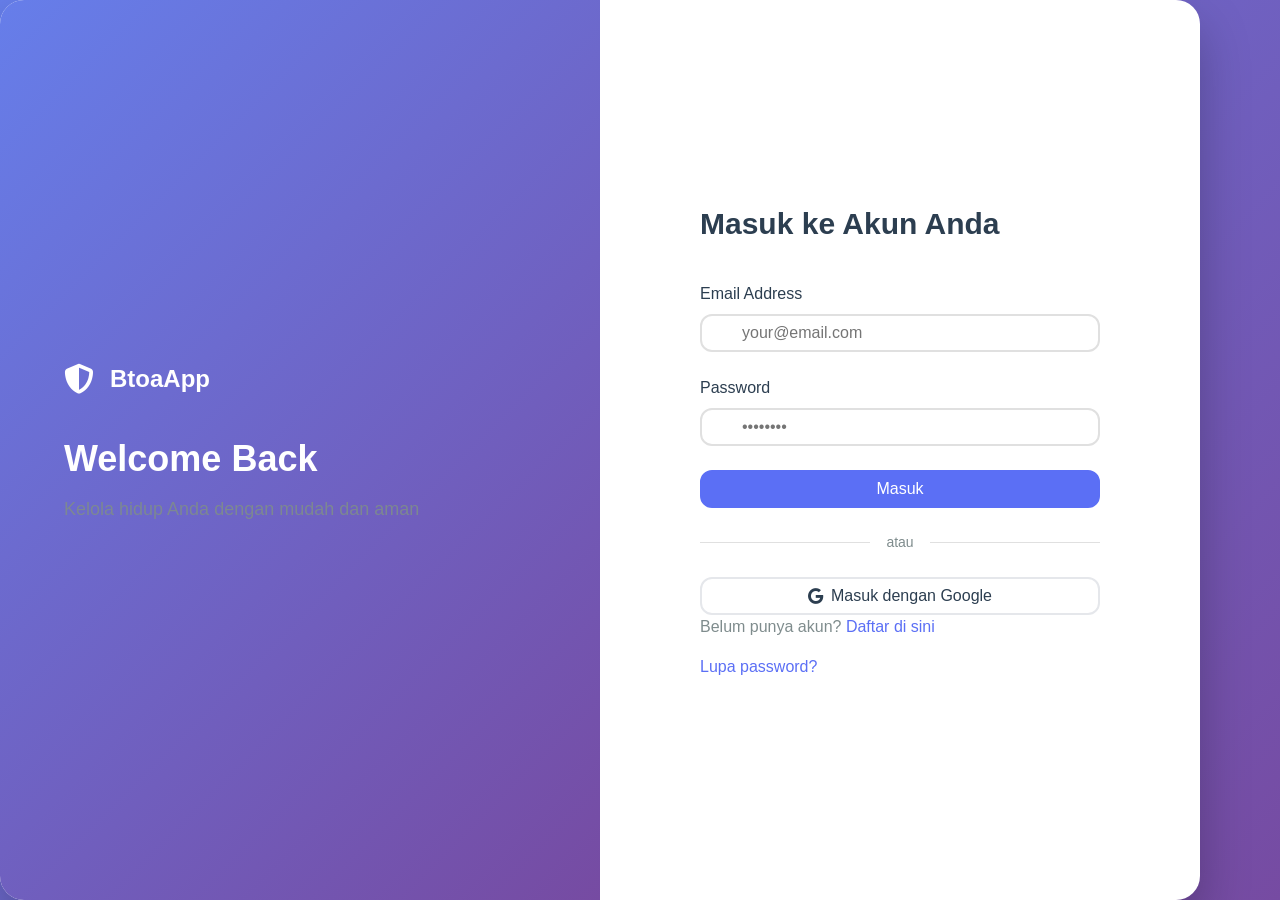
<file: index.html>
<!DOCTYPE html>
<html lang="id">
<head>
  <meta charset="UTF-8">
  <meta name="viewport" content="width=device-width, initial-scale=1.0">
  <meta name="description" content="BtoaAppV3 - Personal Management Application">
  <title>BtoaAppV3 - Login</title>
  <link rel="stylesheet" href="css/variables.css">
  <link rel="stylesheet" href="css/style.css">
  <link rel="stylesheet" href="css/responsive.css">
  <link rel="stylesheet" href="https://cdnjs.cloudflare.com/ajax/libs/font-awesome/6.4.0/css/all.min.css">
</head>
<body class="login-page">
  <div class="container-fluid">
    <div class="login-container">
      <div class="login-left">
        <div class="brand-section">
          <div class="logo">
            <i class="fas fa-shield-alt"></i>
            <span>BtoaApp</span>
          </div>
          <h1>Welcome Back</h1>
          <p>Kelola hidup Anda dengan mudah dan aman</p>
        </div>
      </div>

      <div class="login-right">
        <div class="login-form-wrapper">
          <!-- LOGIN FORM -->
          <form id="loginForm" class="auth-form active">
            <h2>Masuk ke Akun Anda</h2>
            <div class="form-group">
              <label for="loginEmail">Email Address</label>
              <input type="email" id="loginEmail" placeholder="your@email.com" required>
              <span class="error-message" id="emailError"></span>
            </div>
            <div class="form-group">
              <label for="loginPassword">Password</label>
              <input type="password" id="loginPassword" placeholder="••••••••" required>
              <span class="error-message" id="passwordError"></span>
            </div>
            <button type="submit" class="btn btn-primary btn-block">Masuk</button>
            <div class="divider"><span>atau</span></div>
            <button type="button" class="btn btn-google btn-block" id="googleLoginBtn">
              <i class="fab fa-google"></i> Masuk dengan Google
            </button>
            <p>Belum punya akun? <a href="#" id="switchToRegister">Daftar di sini</a></p>
            <p><a href="#" id="forgotPasswordLink">Lupa password?</a></p>
          </form>

          <!-- REGISTER FORM -->
          <form id="registerForm" class="auth-form" style="display:none;">
            <h2>Buat Akun Baru</h2>
            <div class="form-group">
              <label for="registerName">Nama Lengkap</label>
              <input type="text" id="registerName" placeholder="John Doe" required>
            </div>
            <div class="form-group">
              <label for="registerEmail">Email Address</label>
              <input type="email" id="registerEmail" placeholder="your@email.com" required>
              <span class="error-message" id="regEmailError"></span>
            </div>
            <div class="form-group">
              <label for="registerPassword">Password</label>
              <input type="password" id="registerPassword" placeholder="••••••••" required>
            </div>
            <button type="submit" class="btn btn-primary btn-block">Daftar</button>
            <p>Sudah punya akun? <a href="#" id="switchToLogin">Masuk di sini</a></p>
          </form>

          <!-- FORGOT PASSWORD FORM -->
          <form id="forgotForm" class="auth-form" style="display:none;">
            <h2>Reset Password</h2>
            <p>Masukkan email Anda untuk menerima link reset password</p>
            <input type="email" id="forgotEmail" placeholder="your@email.com" required>
            <span class="error-message" id="forgotError"></span>
            <button type="submit" class="btn btn-primary btn-block">Kirim Link Reset</button>
            <p>Kembali ke <a href="#" id="backToLogin">Login</a></p>
          </form>
        </div>
      </div>
    </div>
  </div>

  <!-- Script Firebase Auth Handler -->
  <script type="module">
    import { registerUser, loginUser, resetPassword, loginWithGoogle } from "./js/auth.js";

    // LOGIN
    document.getElementById("loginForm").addEventListener("submit", (e) => {
      e.preventDefault();
      const email = document.getElementById("loginEmail").value;
      const password = document.getElementById("loginPassword").value;
      loginUser(email, password)
        .then(userCredential => alert("Login berhasil: " + userCredential.user.email))
        .catch(error => document.getElementById("emailError").innerText = error.message);
    });

    // REGISTER
    document.getElementById("registerForm").addEventListener("submit", (e) => {
      e.preventDefault();
      const name = document.getElementById("registerName").value;
      const email = document.getElementById("registerEmail").value;
      const password = document.getElementById("registerPassword").value;
      registerUser(email, password)
        .then(userCredential => {
          alert("Registrasi berhasil: " + userCredential.user.email);
          // TODO: Simpan nama ke Firestore jika perlu
        })
        .catch(error => document.getElementById("regEmailError").innerText = error.message);
    });

    // RESET PASSWORD
    document.getElementById("forgotForm").addEventListener("submit", (e) => {
      e.preventDefault();
      const email = document.getElementById("forgotEmail").value;
      resetPassword(email)
        .then(() => alert("Link reset password dikirim ke " + email))
        .catch(error => document.getElementById("forgotError").innerText = error.message);
    });

    // GOOGLE LOGIN
    document.getElementById("googleLoginBtn").addEventListener("click", () => {
      loginWithGoogle()
        .then(result => alert("Login Google berhasil: " + result.user.email))
        .catch(error => alert("Login Google gagal: " + error.message));
    });

    // SWITCH FORM
    document.getElementById("switchToRegister").addEventListener("click", () => {
      document.getElementById("loginForm").style.display = "none";
      document.getElementById("registerForm").style.display = "block";
    });
    document.getElementById("switchToLogin").addEventListener("click", () => {
      document.getElementById("registerForm").style.display = "none";
      document.getElementById("loginForm").style.display = "block";
    });
    document.getElementById("forgotPasswordLink").addEventListener("click", () => {
      document.getElementById("loginForm").style.display = "none";
      document.getElementById("forgotForm").style.display = "block";
    });
    document.getElementById("backToLogin").addEventListener("click", () => {
      document.getElementById("forgotForm").style.display = "none";
      document.getElementById("loginForm").style.display = "block";
    });
  </script>
</body>
</html>
</file>
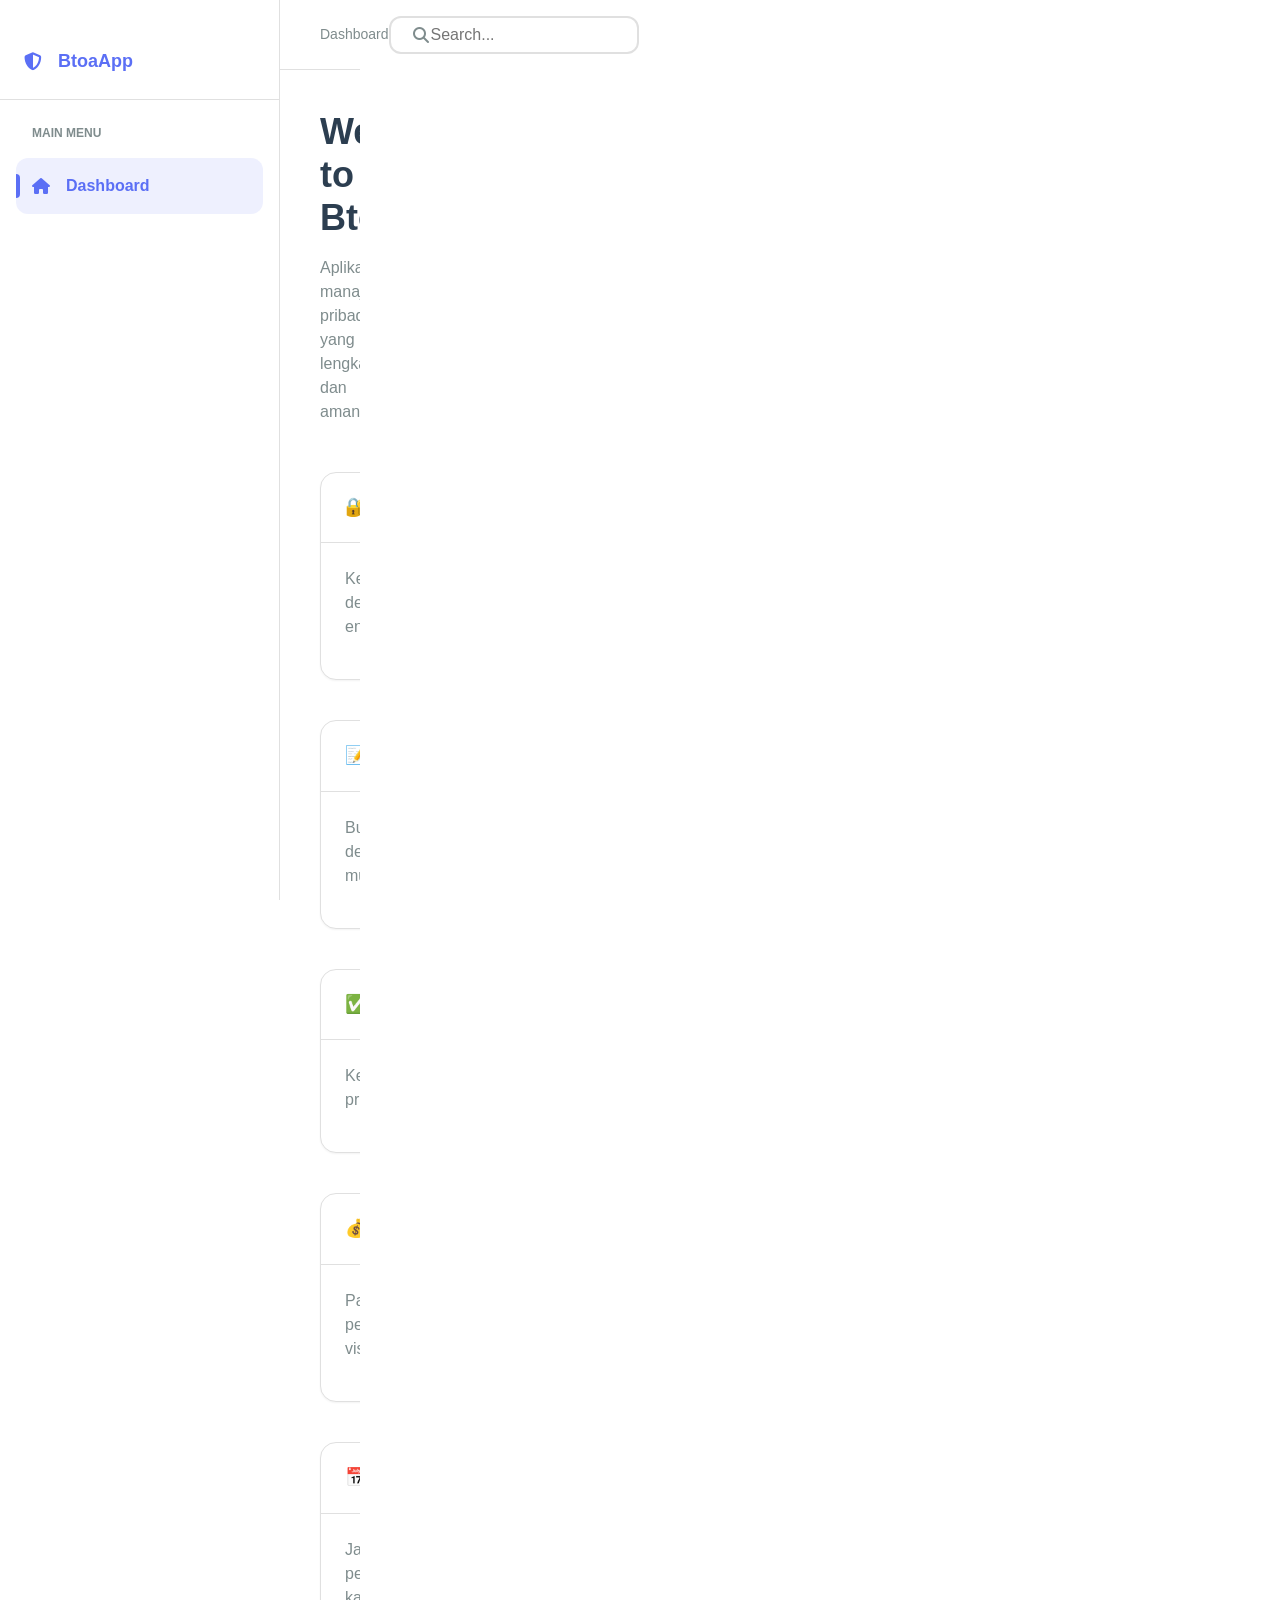
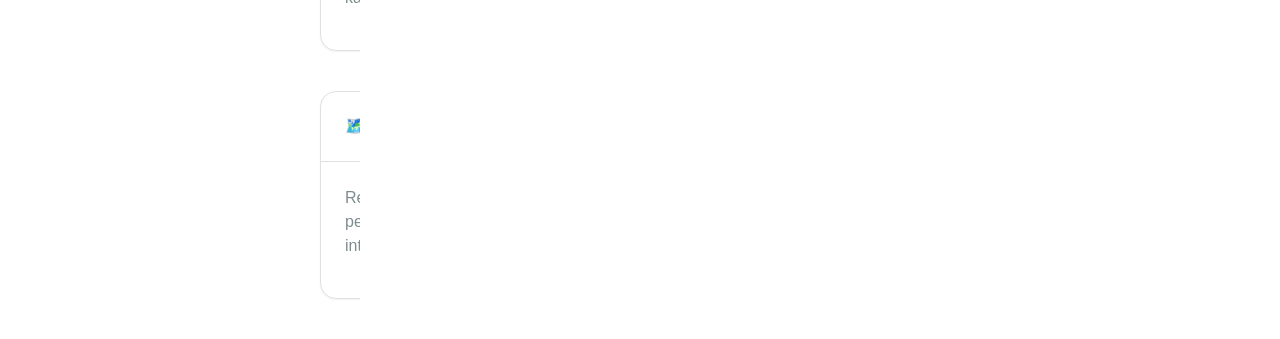
<file: dashboard.html>
<!DOCTYPE html>
<html lang="id">
<head>
    <meta charset="UTF-8">
    <meta name="viewport" content="width=device-width, initial-scale=1.0">
    <meta name="description" content="BtoaAppV3 - Personal Management Dashboard">
    <title>BtoaAppV3 - Dashboard</title>
    <link rel="stylesheet" href="css/variables.css">
    <link rel="stylesheet" href="css/style.css">
    <link rel="stylesheet" href="css/dashboard.css">
    <link rel="stylesheet" href="css/responsive.css">
    <link rel="stylesheet" href="https://cdnjs.cloudflare.com/ajax/libs/font-awesome/6.4.0/css/all.min.css">
</head>
<body class="dashboard-page">
    <aside class="sidebar" id="sidebar">
        <div class="sidebar-header">
            <div class="logo-section">
                <i class="fas fa-shield-alt"></i>
                <span>BtoaApp</span>
            </div>
        </div>
        <nav class="sidebar-nav">
            <div class="nav-section">
                <p class="section-title">Main Menu</p>
                <ul>
                    <li>
                        <a href="#" class="nav-item active" data-module="dashboard">
                            <i class="fas fa-home"></i>
                            <span>Dashboard</span>
                        </a>
                    </li>
                </ul>
            </div>
        </nav>
    </aside>
    <main class="main-content">
        <header class="top-header">
            <div class="header-left">
                <button class="btn-toggle-sidebar" id="toggleSidebar">
                    <i class="fas fa-bars"></i>
                </button>
                <div class="breadcrumb">
                    <span id="currentPageTitle">Dashboard</span>
                </div>
            </div>
            <div class="header-right">
                <div class="search-bar">
                    <i class="fas fa-search"></i>
                    <input type="text" id="globalSearch" placeholder="Search...">
                </div>
            </div>
        </header>
        <section class="content-area">
            <div class="module" id="dashboard-module" style="display: block;">
                <div class="module-header">
                    <h1>Welcome to BtoaAppV3</h1>
                    <p>Aplikasi manajemen pribadi yang lengkap dan aman</p>
                </div>
                <div class="dashboard-grid">
                    <div class="card">
                        <div class="card-header">
                            <h2>🔐 Password Vault</h2>
                        </div>
                        <div class="card-body">
                            <p>Kelola dan simpan password Anda dengan aman menggunakan enkripsi end-to-end.</p>
                        </div>
                    </div>
                    <div class="card">
                        <div class="card-header">
                            <h2>📝 Notes</h2>
                        </div>
                        <div class="card-body">
                            <p>Buat dan atur catatan Anda dengan kategori dan tag yang mudah dicari.</p>
                        </div>
                    </div>
                    <div class="card">
                        <div class="card-header">
                            <h2>✅ Tasks</h2>
                        </div>
                        <div class="card-body">
                            <p>Kelola tugas-tugas Anda dengan prioritas dan deadline yang jelas.</p>
                        </div>
                    </div>
                    <div class="card">
                        <div class="card-header">
                            <h2>💰 Financial Tracker</h2>
                        </div>
                        <div class="card-body">
                            <p>Pantau pengeluaran dan pemasukan Anda dengan laporan visual yang komprehensif.</p>
                        </div>
                    </div>
                    <div class="card">
                        <div class="card-header">
                            <h2>📅 Calendar</h2>
                        </div>
                        <div class="card-body">
                            <p>Jadwalkan event dan acara penting Anda dengan sistem kalender terintegrasi.</p>
                        </div>
                    </div>
                    <div class="card">
                        <div class="card-header">
                            <h2>🗺️ Travel Timeline</h2>
                        </div>
                        <div class="card-body">
                            <p>Rekam dan visualisasikan riwayat perjalanan Anda dengan peta interaktif.</p>
                        </div>
                    </div>
                </div>
            </div>
        </section>
    </main>
    <div class="toast-container" id="toastContainer"></div>
    <script src="js/firebase-config.js"></script>
    <script src="js/utils/helpers.js"></script>
    <script src="js/main.js"></script>
</body>
</html>
</file>
<file: css/variables.css>
:root {
    --primary-color: #5b6ff5;
    --primary-dark: #4a5fd9;
    --secondary-color: #ff6b6b;
    --success-color: #2ecc71;
    --warning-color: #f39c12;
    --danger-color: #e74c3c;
    --info-color: #3498db;
    --dark-bg: #1a1a2e;
    --dark-surface: #16213e;
    --dark-text: #eaeaea;
    --dark-border: #0f3460;
    --light-bg: #ffffff;
    --light-surface: #f8f9fa;
    --light-text: #2c3e50;
    --light-border: #e0e0e0;
    --gray-50: #f9fafb;
    --gray-100: #f3f4f6;
    --gray-200: #e5e7eb;
    --gray-300: #d1d5db;
    --gray-400: #9ca3af;
    --gray-500: #6b7280;
    --spacing-xs: 0.25rem;
    --spacing-sm: 0.5rem;
    --spacing-md: 1rem;
    --spacing-lg: 1.5rem;
    --spacing-xl: 2rem;
    --spacing-2xl: 2.5rem;
    --spacing-3xl: 3rem;
    --spacing-4xl: 4rem;
    --radius-xs: 0.25rem;
    --radius-sm: 0.375rem;
    --radius-md: 0.5rem;
    --radius-lg: 0.75rem;
    --radius-xl: 1rem;
    --radius-2xl: 1.5rem;
    --radius-full: 9999px;
    --font-family: -apple-system, BlinkMacSystemFont, 'Segoe UI', 'Roboto', sans-serif;
    --font-size-xs: 0.75rem;
    --font-size-sm: 0.875rem;
    --font-size-base: 1rem;
    --font-size-lg: 1.125rem;
    --font-size-xl: 1.25rem;
    --font-size-2xl: 1.5rem;
    --font-size-3xl: 1.875rem;
    --font-size-4xl: 2.25rem;
    --sidebar-width: 280px;
    --header-height: 70px;
    --shadow-sm: 0 1px 2px rgba(0,0,0,0.05);
    --shadow-md: 0 4px 6px rgba(0,0,0,0.1);
    --shadow-lg: 0 10px 15px rgba(0,0,0,0.1);
}
:root:not(.dark-mode) {
    --bg-primary: var(--light-bg);
    --bg-secondary: var(--light-surface);
    --text-primary: var(--light-text);
    --border-color: var(--light-border);
    --card-bg: var(--light-bg);
    --input-bg: var(--light-bg);
    --input-text: var(--light-text);
}
:root.dark-mode {
    --bg-primary: var(--dark-bg);
    --bg-secondary: var(--dark-surface);
    --text-primary: var(--dark-text);
    --border-color: var(--dark-border);
    --card-bg: var(--dark-surface);
    --input-bg: #0f3460;
    --input-text: var(--dark-text);
}
* { margin: 0; padding: 0; box-sizing: border-box; }
html { scroll-behavior: smooth; font-size: 16px; }
body { font-family: var(--font-family); font-size: var(--font-size-base); line-height: 1.5; color: var(--text-primary); background-color: var(--bg-primary); transition: background-color 200ms, color 200ms; }
::-webkit-scrollbar { width: 8px; height: 8px; }
::-webkit-scrollbar-track { background: var(--bg-secondary); }
::-webkit-scrollbar-thumb { background: var(--gray-400); border-radius: var(--radius-md); }
::-webkit-scrollbar-thumb:hover { background: var(--gray-500); }
::selection { background-color: var(--primary-color); color: white; }
</file>
<file: css/style.css>
h1, h2, h3, h4, h5, h6 { font-weight: 700; line-height: 1.2; margin-bottom: var(--spacing-md); }
h1 { font-size: var(--font-size-4xl); }
h2 { font-size: var(--font-size-3xl); }
h3 { font-size: var(--font-size-2xl); }
p { margin-bottom: var(--spacing-md); color: #7f8c8d; }
a { color: var(--primary-color); text-decoration: none; transition: color 150ms; }
a:hover { color: var(--primary-dark); }
.container-fluid { width: 100%; padding: 0; margin: 0; }
.btn { display: inline-flex; align-items: center; justify-content: center; gap: var(--spacing-sm); padding: var(--spacing-sm) var(--spacing-lg); border: none; border-radius: var(--radius-lg); font-size: var(--font-size-base); font-weight: 500; cursor: pointer; transition: all 200ms; white-space: nowrap; user-select: none; }
.btn:disabled { opacity: 0.5; cursor: not-allowed; }
.btn-primary { background-color: var(--primary-color); color: white; border: 2px solid var(--primary-color); }
.btn-primary:hover:not(:disabled) { background-color: var(--primary-dark); box-shadow: 0 4px 12px rgba(91,111,245,0.3); }
.btn-secondary { background-color: var(--gray-100); color: var(--text-primary); border: 2px solid var(--gray-200); }
.btn-google { background-color: white; color: var(--text-primary); border: 2px solid var(--gray-200); }
.btn-block { width: 100%; }
.btn-icon { display: inline-flex; align-items: center; justify-content: center; width: 40px; height: 40px; padding: 0; background-color: transparent; border: none; border-radius: var(--radius-full); cursor: pointer; color: var(--text-primary); transition: all 150ms; }
.btn-icon:hover { background-color: var(--bg-secondary); color: var(--primary-color); }
.form-group { margin-bottom: var(--spacing-lg); }
label { display: block; margin-bottom: var(--spacing-sm); font-weight: 500; color: var(--text-primary); }
.input-group { position: relative; display: flex; align-items: center; }
.input-group i { position: absolute; left: var(--spacing-lg); color: #7f8c8d; pointer-events: none; }
input[type="text"], input[type="email"], input[type="password"], input[type="number"], select, textarea { width: 100%; padding: var(--spacing-sm) var(--spacing-lg); padding-left: 2.5rem; border: 2px solid var(--border-color); border-radius: var(--radius-lg); background-color: var(--input-bg); color: var(--input-text); font-family: inherit; font-size: var(--font-size-base); transition: all 200ms; }
input:focus, select:focus, textarea:focus { outline: none; border-color: var(--primary-color); box-shadow: 0 0 0 3px rgba(91,111,245,0.1); }
.toggle-password { position: absolute; right: var(--spacing-lg); background: none; border: none; color: #7f8c8d; cursor: pointer; padding: var(--spacing-sm); }
.error-message { display: block; color: var(--danger-color); font-size: var(--font-size-sm); margin-top: var(--spacing-xs); }
.checkbox { display: flex; align-items: center; gap: var(--spacing-sm); cursor: pointer; }
.checkbox input { width: 18px; height: 18px; cursor: pointer; accent-color: var(--primary-color); }
.card { background-color: var(--card-bg); border-radius: var(--radius-xl); border: 1px solid var(--border-color); overflow: hidden; transition: all 200ms; box-shadow: var(--shadow-sm); }
.card:hover { box-shadow: var(--shadow-lg); }
.card-header { display: flex; justify-content: space-between; align-items: center; padding: var(--spacing-lg); border-bottom: 1px solid var(--border-color); }
.card-header h2 { margin: 0; font-size: var(--font-size-lg); }
.card-body { padding: var(--spacing-lg); }
.login-page { background: linear-gradient(135deg, #667eea 0%, #764ba2 100%); min-height: 100vh; display: flex; align-items: center; justify-content: center; }
.login-container { display: grid; grid-template-columns: 1fr 1fr; gap: 0; width: 100%; max-width: 1200px; min-height: 100vh; background-color: var(--bg-primary); border-radius: var(--radius-2xl); overflow: hidden; box-shadow: 0 25px 50px rgba(0,0,0,0.25); }
.login-left { background: linear-gradient(135deg, #667eea 0%, #764ba2 100%); color: white; padding: var(--spacing-4xl); display: flex; flex-direction: column; justify-content: center; }
.logo { display: flex; align-items: center; gap: var(--spacing-md); font-size: var(--font-size-2xl); font-weight: 700; margin-bottom: var(--spacing-2xl); }
.logo i { font-size: var(--font-size-3xl); }
.brand-section h1 { font-size: var(--font-size-4xl); margin-bottom: var(--spacing-md); }
.brand-section p { font-size: var(--font-size-lg); opacity: 0.9; }
.features-list { margin-top: var(--spacing-3xl); display: flex; flex-direction: column; gap: var(--spacing-2xl); }
.feature-item { display: flex; flex-direction: column; gap: var(--spacing-sm); }
.feature-item i { font-size: var(--font-size-2xl); }
.feature-item h3 { margin: 0; font-size: var(--font-size-lg); }
.feature-item p { margin: 0; opacity: 0.9; font-size: var(--font-size-sm); }
.login-right { padding: var(--spacing-3xl); display: flex; align-items: center; justify-content: center; }
.login-form-wrapper { width: 100%; max-width: 400px; }
.auth-form h2 { margin-bottom: var(--spacing-2xl); color: var(--text-primary); }
.form-options { display: flex; justify-content: space-between; align-items: center; margin-bottom: var(--spacing-lg); gap: var(--spacing-md); }
.forgot-password { color: var(--primary-color); font-size: var(--font-size-sm); text-decoration: none; transition: color 150ms; }
.forgot-password:hover { text-decoration: underline; }
.divider { display: flex; align-items: center; gap: var(--spacing-md); margin: var(--spacing-lg) 0; color: #7f8c8d; font-size: var(--font-size-sm); }
.divider::before, .divider::after { content: ''; flex: 1; height: 1px; background-color: var(--border-color); }
.auth-footer { text-align: center; margin-top: var(--spacing-lg); color: #7f8c8d; }
.auth-footer a { color: var(--primary-color); font-weight: 500; }
.password-strength { margin-top: var(--spacing-sm); }
.strength-bar { height: 4px; background-color: var(--gray-200); border-radius: var(--radius-full); overflow: hidden; margin-bottom: var(--spacing-xs); }
.strength-fill { height: 100%; width: 0%; background-color: var(--danger-color); transition: width 200ms, background-color 200ms; }
.strength-text { font-size: var(--font-size-sm); color: #7f8c8d; }
.loading-spinner { display: flex; flex-direction: column; align-items: center; justify-content: center; gap: var(--spacing-lg); }
.spinner { width: 40px; height: 40px; border: 4px solid var(--bg-secondary); border-top-color: var(--primary-color); border-radius: 50%; animation: spin 0.8s linear infinite; }
@keyframes spin { to { transform: rotate(360deg); } }
.toast-container { position: fixed; top: var(--spacing-lg); right: var(--spacing-lg); z-index: 800; display: flex; flex-direction: column; gap: var(--spacing-md); }
.toast { background-color: var(--card-bg); padding: var(--spacing-md) var(--spacing-lg); border-radius: var(--radius-lg); box-shadow: var(--shadow-lg); min-width: 300px; animation: slideIn 200ms ease-out; }
.toast-success { border-left: 4px solid var(--success-color); }
.toast-error { border-left: 4px solid var(--danger-color); }
.toast-warning { border-left: 4px solid var(--warning-color); }
.toast-info { border-left: 4px solid var(--info-color); }
@keyframes slideIn { from { opacity: 0; transform: translateX(100%); } to { opacity: 1; transform: translateX(0); } }
</file>
<file: css/responsive.css>
@media (max-width: 1023px) {
    .login-container { grid-template-columns: 1fr; min-height: auto; }
    .login-left { padding: var(--spacing-2xl); }
    .login-right { padding: var(--spacing-2xl); }
    .features-list { display: grid; grid-template-columns: repeat(3, 1fr); gap: var(--spacing-lg); }
    .feature-item h3 { font-size: var(--font-size-base); }
    .feature-item p { font-size: var(--font-size-xs); }
}
@media (max-width: 768px) {
    .dashboard-page { grid-template-columns: 1fr; }
    .sidebar { transform: translateX(-100%); transition: transform 300ms ease; z-index: 300; }
    .sidebar.active { transform: translateX(0); }
    .main-content { margin-left: 0; }
    .btn-toggle-sidebar { display: block; }
    .search-bar input { min-width: 150px; }
    .dashboard-grid { grid-template-columns: 1fr; }
}
@media (max-width: 640px) {
    :root { --spacing-lg: 1rem; --spacing-xl: 1.5rem; --font-size-lg: 1rem; }
    .login-page { padding: var(--spacing-md); }
    .login-container { border-radius: var(--radius-lg); }
    .login-left { padding: var(--spacing-2xl) var(--spacing-lg); }
    .brand-section h1 { font-size: var(--font-size-2xl); }
    .features-list { flex-direction: column; gap: var(--spacing-lg); }
    .login-right { padding: var(--spacing-lg); }
    .form-options { flex-direction: column; align-items: flex-start; }
    .toast-container { left: var(--spacing-lg); right: var(--spacing-lg); top: auto; bottom: var(--spacing-lg); }
    .toast { min-width: auto; width: 100%; }
}
@media (max-width: 480px) {
    :root { --spacing-md: 0.75rem; --spacing-lg: 1rem; }
    input[type="text"], input[type="email"], input[type="password"], select, textarea { padding: var(--spacing-sm) var(--spacing-md); padding-left: 2rem; }
    .btn { padding: var(--spacing-sm) var(--spacing-md); font-size: var(--font-size-sm); }
}
@media (prefers-color-scheme: dark) {
    :root:not(.dark-mode) { --bg-primary: var(--dark-bg); --bg-secondary: var(--dark-surface); --text-primary: var(--dark-text); }
}
@media (prefers-reduced-motion: reduce) {
    * { animation-duration: 0.01ms !important; animation-iteration-count: 1 !important; transition-duration: 0.01ms !important; }
}
</file>
<file: css/dashboard.css>
.dashboard-page { display: grid; grid-template-columns: var(--sidebar-width) 1fr; min-height: 100vh; background-color: var(--bg-primary); }
.sidebar { background-color: var(--card-bg); border-right: 1px solid var(--border-color); padding: var(--spacing-lg) 0; position: fixed; left: 0; top: 0; height: 100vh; width: var(--sidebar-width); overflow-y: auto; z-index: 200; }
.sidebar-header { padding: var(--spacing-lg); border-bottom: 1px solid var(--border-color); margin-bottom: var(--spacing-lg); }
.logo-section { display: flex; align-items: center; gap: var(--spacing-md); font-weight: 700; color: var(--primary-color); font-size: var(--font-size-lg); }
.sidebar-nav { padding: 0 var(--spacing-md); }
.nav-section { margin-bottom: var(--spacing-xl); }
.section-title { font-size: var(--font-size-xs); font-weight: 600; text-transform: uppercase; color: #7f8c8d; padding: 0 var(--spacing-md); margin-bottom: var(--spacing-md); }
.nav-section ul { list-style: none; }
.nav-item { display: flex; align-items: center; gap: var(--spacing-md); padding: var(--spacing-md); border-radius: var(--radius-lg); color: var(--text-primary); text-decoration: none; transition: all 200ms; position: relative; }
.nav-item:hover { background-color: var(--bg-secondary); color: var(--primary-color); }
.nav-item.active { background-color: rgba(91,111,245,0.1); color: var(--primary-color); font-weight: 600; }
.nav-item.active::before { content: ''; position: absolute; left: 0; top: 50%; transform: translateY(-50%); width: 4px; height: 24px; background-color: var(--primary-color); border-radius: 0 var(--radius-lg) var(--radius-lg) 0; }
.main-content { margin-left: var(--sidebar-width); display: flex; flex-direction: column; }
.top-header { display: flex; justify-content: space-between; align-items: center; padding: var(--spacing-lg) var(--spacing-2xl); background-color: var(--card-bg); border-bottom: 1px solid var(--border-color); height: var(--header-height); position: sticky; top: 0; z-index: 100; }
.header-left { display: flex; align-items: center; gap: var(--spacing-lg); }
.btn-toggle-sidebar { display: none; background: none; border: none; cursor: pointer; color: var(--text-primary); font-size: var(--font-size-lg); }
.breadcrumb { display: flex; align-items: center; gap: var(--spacing-sm); font-size: var(--font-size-sm); color: #7f8c8d; }
.header-right { display: flex; align-items: center; gap: var(--spacing-lg); }
.search-bar { position: relative; display: flex; align-items: center; }
.search-bar i { position: absolute; left: var(--spacing-lg); color: #7f8c8d; pointer-events: none; }
.search-bar input { padding: var(--spacing-sm) var(--spacing-lg) var(--spacing-sm) 2.5rem; border: 2px solid var(--border-color); border-radius: var(--radius-lg); background-color: var(--input-bg); color: var(--input-text); min-width: 250px; }
.content-area { flex: 1; padding: var(--spacing-2xl); overflow-y: auto; }
.module { animation: fadeIn 300ms ease-in-out; }
@keyframes fadeIn { from { opacity: 0; } to { opacity: 1; } }
.module-header { margin-bottom: var(--spacing-3xl); }
.module-header h1 { margin-bottom: var(--spacing-md); }
.module-header p { color: #7f8c8d; margin: 0; }
.dashboard-grid { display: grid; grid-template-columns: repeat(auto-fit, minmax(300px, 1fr)); gap: var(--spacing-2xl); }
.stat-card { background-color: var(--card-bg); border-radius: var(--radius-xl); border: 1px solid var(--border-color); padding: var(--spacing-lg); display: flex; align-items: flex-start; gap: var(--spacing-lg); transition: all 200ms; }
.stat-card:hover { box-shadow: var(--shadow-lg); transform: translateY(-2px); }
.stat-icon { width: 50px; height: 50px; display: flex; align-items: center; justify-content: center; border-radius: var(--radius-lg); background-color: var(--bg-secondary); font-size: var(--font-size-xl); }
.stat-content h3 { margin: 0 0 var(--spacing-xs) 0; font-size: var(--font-size-xl); color: var(--text-primary); }
.stat-content p { margin: 0; font-size: var(--font-size-sm); color: #7f8c8d; }
</file>
